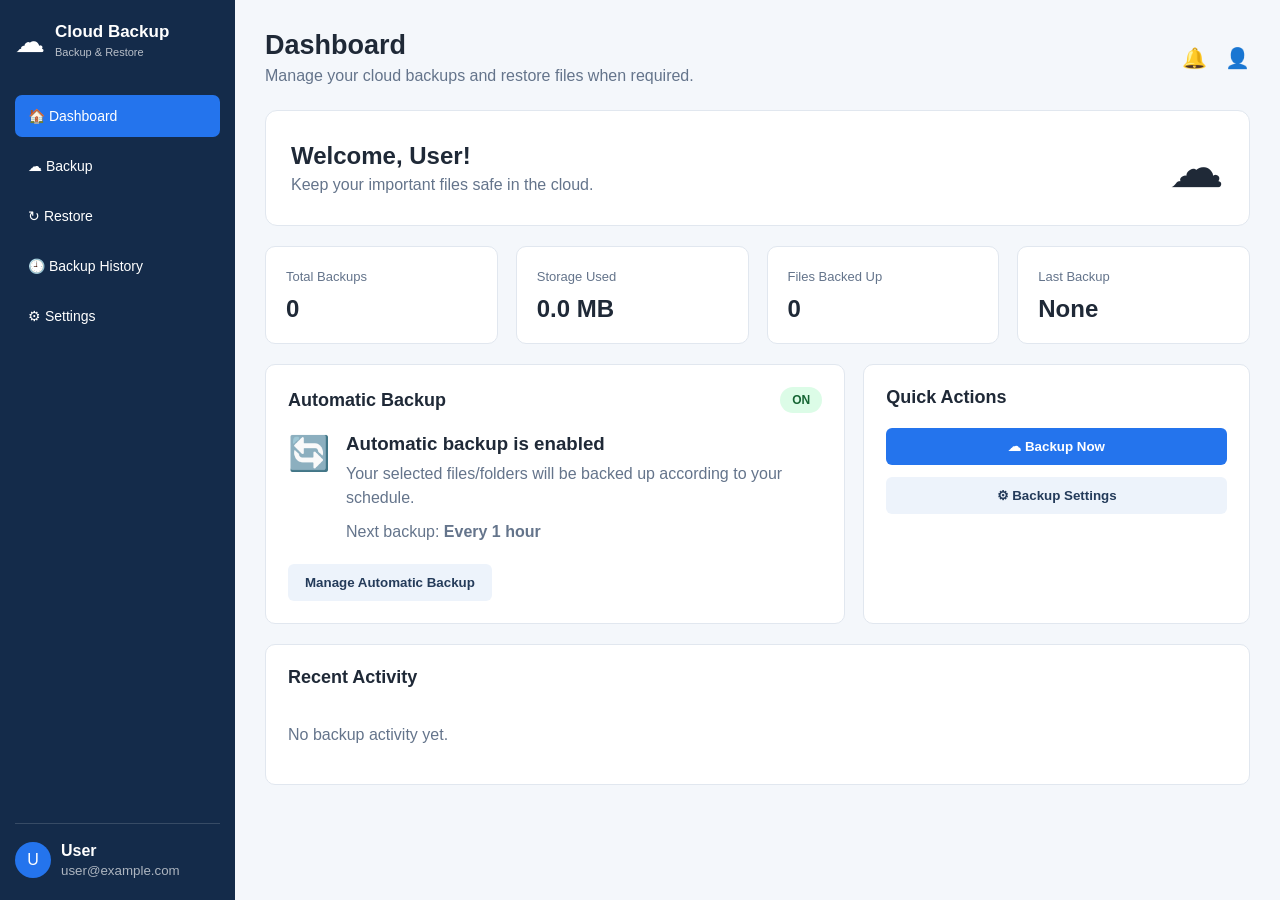
<file: src/main/java/resources/static/index.html>
<!DOCTYPE html>
<html lang="en">

<head>

    <meta charset="UTF-8">

    <meta
        name="viewport"
        content="width=device-width, initial-scale=1.0"
    >

    <title>Cloud Backup System</title>

    <link rel="stylesheet" href="style.css">

</head>

<body>

<div class="app">

    <!-- ================= SIDEBAR ================= -->

    <aside class="sidebar">

        <div class="brand">

            <div class="brand-icon">
                ☁
            </div>

            <div>
                <h2>Cloud Backup</h2>
                <span>Backup & Restore</span>
            </div>

        </div>


        <nav class="navigation">

            <button
                class="nav-button active"
                data-section="dashboard"
            >
                🏠 Dashboard
            </button>

            <button
                class="nav-button"
                data-section="backup"
            >
                ☁ Backup
            </button>

            <button
                class="nav-button"
                data-section="restore"
            >
                ↻ Restore
            </button>

            <button
                class="nav-button"
                data-section="history"
            >
                🕘 Backup History
            </button>

            <button
                class="nav-button"
                data-section="settings"
            >
                ⚙ Settings
            </button>

        </nav>


        <div class="sidebar-user">

            <div class="avatar">
                U
            </div>

            <div>
                <strong>User</strong>
                <small>user@example.com</small>
            </div>

        </div>

    </aside>



    <!-- ================= MAIN AREA ================= -->

    <main class="main-content">


        <!-- ================= HEADER ================= -->

        <header class="top-header">

            <div>

                <h1 id="pageTitle">
                    Dashboard
                </h1>

                <p id="pageSubtitle">
                    Manage your cloud backups and restore files when required.
                </p>

            </div>

            <div class="header-actions">

                <span class="notification">
                    🔔
                </span>

                <span class="profile">
                    👤
                </span>

            </div>

        </header>



        <!-- ================= DASHBOARD ================= -->

        <section
            id="dashboard"
            class="page-section active-section"
        >

            <div class="welcome-card">

                <div>

                    <h2>Welcome, User!</h2>

                    <p>
                        Keep your important files safe in the cloud.
                    </p>

                </div>

                <div class="cloud-large">
                    ☁
                </div>

            </div>



            <!-- Statistics -->

            <div class="statistics-grid">

                <div class="stat-card">

                    <span>Total Backups</span>

                    <strong id="totalBackups">
                        0
                    </strong>

                </div>


                <div class="stat-card">

                    <span>Storage Used</span>

                    <strong id="storageUsed">
                        0 MB
                    </strong>

                </div>


                <div class="stat-card">

                    <span>Files Backed Up</span>

                    <strong id="filesBackedUp">
                        0
                    </strong>

                </div>


                <div class="stat-card">

                    <span>Last Backup</span>

                    <strong id="lastBackup">
                        None
                    </strong>

                </div>

            </div>



            <!-- Automatic Backup -->

            <div class="dashboard-grid">

                <div class="dashboard-card automatic-card">

                    <div class="card-heading">

                        <h2>Automatic Backup</h2>

                        <span
                            id="autoStatusBadge"
                            class="status-badge active"
                        >
                            ON
                        </span>

                    </div>


                    <div class="automatic-content">

                        <div class="auto-icon">
                            🔄
                        </div>

                        <div>

                            <h3 id="autoStatusText">
                                Automatic backup is enabled
                            </h3>

                            <p>
                                Your selected files/folders will be
                                backed up according to your schedule.
                            </p>

                            <p class="next-backup">
                                Next backup:
                                <strong id="nextBackup">
                                    1 hour
                                </strong>
                            </p>

                        </div>

                    </div>


                    <button
                        class="secondary-button"
                        onclick="openSection('settings')"
                    >
                        Manage Automatic Backup
                    </button>

                </div>



                <!-- Quick Actions -->

                <div class="dashboard-card">

                    <div class="card-heading">

                        <h2>Quick Actions</h2>

                    </div>

                    <div class="quick-actions">

                        <button
                            class="primary-button"
                            onclick="openSection('backup')"
                        >
                            ☁ Backup Now
                        </button>

                        <button
                            class="secondary-button"
                            onclick="openSection('settings')"
                        >
                            ⚙ Backup Settings
                        </button>

                    </div>

                </div>

            </div>



            <!-- Recent Activity -->

            <div class="dashboard-card">

                <div class="card-heading">

                    <h2>Recent Activity</h2>

                </div>

                <div id="recentActivity">

                    <div class="empty-state">
                        No backup activity yet.
                    </div>

                </div>

            </div>

        </section>



        <!-- ================= BACKUP ================= -->

        <section
            id="backup"
            class="page-section"
        >

            <div class="page-card">

                <div class="backup-tabs">

                    <button
                        class="backup-tab active"
                        onclick="switchBackupMode('manual')"
                    >
                        Manual Backup
                    </button>

                    <button
                        class="backup-tab"
                        onclick="switchBackupMode('automatic')"
                    >
                        Automatic Backup
                    </button>

                </div>



                <!-- Manual Backup -->

                <div
                    id="manualBackup"
                    class="backup-mode active-mode"
                >

                    <h2>Manual Backup</h2>

                    <p class="section-description">
                        Select a file or folder and back it up immediately.
                    </p>


                    <div class="upload-box">

                        <div class="upload-icon">
                            ☁
                        </div>

                        <h3>
                            Select a file or folder to backup
                        </h3>

                        <p>
                            Choose a file from your computer
                            or select a folder.
                        </p>


                        <div class="selection-buttons">

                            <input
                                type="file"
                                id="fileInput"
                                hidden
                            >

                            <input
                                type="file"
                                id="folderInput"
                                webkitdirectory
                                directory
                                hidden
                            >


                            <button
                                class="primary-button"
                                onclick="selectFile()"
                            >
                                Choose File
                            </button>


                            <button
                                class="secondary-button"
                                onclick="selectFolder()"
                            >
                                Choose Folder
                            </button>

                        </div>


                        <div
                            id="selectedItem"
                            class="selected-item"
                        >
                            Nothing selected
                        </div>

                    </div>


                    <button
                        id="manualBackupButton"
                        class="primary-button large-button"
                    >
                        ☁ Start Backup
                    </button>

                </div>



                <!-- Automatic Backup -->

                <div
                    id="automaticBackup"
                    class="backup-mode"
                >

                    <h2>Automatic Backup</h2>

                    <p class="section-description">
                        Configure folders that should be backed up automatically.
                    </p>


                    <div class="automatic-info">

                        <div class="info-row">

                            <span>
                                Automatic Backup
                            </span>

                            <label class="switch">

                                <input
                                    type="checkbox"
                                    id="backupToggle"
                                    checked
                                >

                                <span class="slider"></span>

                            </label>

                        </div>


                        <div class="info-row">

                            <span>
                                Backup Folder
                            </span>

                            <div class="folder-path">

                                <input
                                    type="text"
                                    id="backupFolder"
                                    placeholder="Select a folder"
                                    readonly
                                >

                                <button
                                    class="secondary-button"
                                    onclick="selectAutomaticFolder()"
                                >
                                    Browse
                                </button>

                            </div>

                        </div>


                        <div class="info-row">

                            <span>
                                Backup Frequency
                            </span>

                            <select id="backupFrequency">

                                <option value="1">
                                    Every 1 minute
                                </option>

                                <option value="30">
                                    Every 30 minutes
                                </option>

                                <option value="60" selected>
                                    Every 1 hour
                                </option>

                                <option value="360">
                                    Every 6 hours
                                </option>

                                <option value="1440">
                                    Once a day
                                </option>

                            </select>

                        </div>


                        <div class="info-row">

                            <span>
                                Backup Modified Files
                            </span>

                            <label class="checkbox-label">

                                <input
                                    type="checkbox"
                                    id="modifiedFiles"
                                    checked
                                >

                                Yes

                            </label>

                        </div>


                        <div class="info-row">

                            <span>
                                Include Subfolders
                            </span>

                            <label class="checkbox-label">

                                <input
                                    type="checkbox"
                                    id="subfolders"
                                    checked
                                >

                                Yes

                            </label>

                        </div>

                    </div>


                    <button
                        class="primary-button large-button"
                        onclick="saveAutomaticSettings()"
                    >
                        Save Automatic Backup Settings
                    </button>

                </div>

            </div>

        </section>



        <!-- ================= RESTORE ================= -->

        <section
            id="restore"
            class="page-section"
        >

            <div class="page-card restore-placeholder">

                <div class="restore-icon">
                    ↻
                </div>

                <h2>Restore Files</h2>

                <p>
                    Select a backup and restore it when required.
                </p>

                <p class="development-note">
                    Restore functionality is being developed
                    in the backend.
                </p>

            </div>

        </section>



        <!-- ================= HISTORY ================= -->

        <section
            id="history"
            class="page-section"
        >

            <div class="page-card">

                <div class="history-header">

                    <div>

                        <h2>Backup History</h2>

                        <p>
                            View and manage your previous backups.
                        </p>

                    </div>


                    <input
                        type="text"
                        id="searchInput"
                        placeholder="🔍 Search files..."
                    >

                </div>


                <div class="table-wrapper">

                    <table>

                        <thead>

                        <tr>

                            <th>File Name</th>
                            <th>Size</th>
                            <th>Date</th>
                            <th>Type</th>
                            <th>Status</th>
                            <th>Action</th>

                        </tr>

                        </thead>


                        <tbody id="backupTable">

                        </tbody>

                    </table>

                </div>

            </div>

        </section>



        <!-- ================= SETTINGS ================= -->

        <section
            id="settings"
            class="page-section"
        >

            <div class="page-card">

                <div class="settings-tabs">

                    <button class="settings-tab active">
                        General
                    </button>

                    <button class="settings-tab">
                        Automatic Backup
                    </button>

                    <button class="settings-tab">
                        Cloud Storage
                    </button>

                    <button class="settings-tab">
                        Notifications
                    </button>

                </div>



                <h2>Automatic Backup Settings</h2>

                <p class="section-description">
                    Choose which important files should be backed up
                    automatically and how often the system should check them.
                </p>



                <!-- Enable Automatic Backup -->

                <div class="settings-group">

                    <div class="setting-heading">

                        <div>

                            <h3>
                                Enable Automatic Backup
                            </h3>

                            <p>
                                Automatically upload selected files
                                to cloud storage.
                            </p>

                        </div>


                        <label class="switch">

                            <input
                                type="checkbox"
                                id="settingsAutoToggle"
                                checked
                            >

                            <span class="slider"></span>

                        </label>

                    </div>

                </div>



                <!-- Backup Folder -->

                <div class="settings-group">

                    <label>
                        Important Files / Folder
                    </label>

                    <div class="folder-path">

                        <input
                            type="text"
                            id="settingsFolder"
                            placeholder="Example: Documents/College"
                            readonly
                        >

                        <button
                            class="secondary-button"
                            onclick="selectSettingsFolder()"
                        >
                            Browse
                        </button>

                    </div>

                    <small>
                        This folder will be monitored for new or modified files.
                    </small>

                </div>



                <!-- Frequency -->

                <div class="settings-group">

                    <label>
                        Backup Frequency
                    </label>

                    <select id="settingsFrequency">

                        <option value="1">
                            Every 1 minute
                        </option>

                        <option value="30">
                            Every 30 minutes
                        </option>

                        <option value="60" selected>
                            Every 1 hour
                        </option>

                        <option value="360">
                            Every 6 hours
                        </option>

                        <option value="1440">
                            Once a day
                        </option>

                    </select>

                </div>



                <!-- File Types -->

                <div class="settings-group">

                    <label>
                        File Types
                    </label>

                    <select id="fileTypes">

                        <option value="all">
                            All Files
                        </option>

                        <option value="documents">
                            Documents
                        </option>

                        <option value="images">
                            Images
                        </option>

                        <option value="custom">
                            Custom File Types
                        </option>

                    </select>

                </div>



                <!-- Options -->

                <div class="settings-group">

                    <label class="checkbox-label">

                        <input
                            type="checkbox"
                            id="settingsSubfolders"
                            checked
                        >

                        Include subfolders

                    </label>


                    <label class="checkbox-label">

                        <input
                            type="checkbox"
                            id="settingsModified"
                            checked
                        >

                        Automatically backup modified files

                    </label>

                </div>



                <!-- Schedule Information -->

                <div class="schedule-card">

                    <h3>
                        Automatic Backup Schedule
                    </h3>

                    <div class="schedule-row">

                        <span>
                            Current Status
                        </span>

                        <strong id="settingsStatus">
                            Active
                        </strong>

                    </div>


                    <div class="schedule-row">

                        <span>
                            Last Automatic Backup
                        </span>

                        <strong id="settingsLastBackup">
                            None
                        </strong>

                    </div>


                    <div class="schedule-row">

                        <span>
                            Next Automatic Backup
                        </span>

                        <strong id="settingsNextBackup">
                            1 hour
                        </strong>

                    </div>

                </div>


                <button
                    class="primary-button"
                    onclick="saveSettingsPage()"
                >
                    Save Changes
                </button>

            </div>

        </section>


    </main>

</div>


<!-- Status notification -->

<div
    id="toast"
    class="toast"
>
    Message
</div>


<script src="script.js"></script>

</body>

</html>
</file>
<file: src/main/java/resources/static/style.css>
* {
  box-sizing: border-box;
  margin: 0;
  padding: 0;
}

body {
  font-family: Arial, sans-serif;
  background: #f4f7fb;
  color: #1f2937;
}

button,
input,
select {
  font-family: inherit;
}

/* ================= APP ================= */

.app {
  min-height: 100vh;
  display: flex;
}

/* ================= SIDEBAR ================= */

.sidebar {
  width: 235px;
  background: #142b4a;
  color: white;

  display: flex;
  flex-direction: column;

  padding: 22px 15px;
}

.brand {
  display: flex;
  align-items: center;
  gap: 10px;

  margin-bottom: 35px;
}

.brand-icon {
  font-size: 30px;
}

.brand h2 {
  font-size: 17px;
}

.brand span {
  font-size: 11px;
  opacity: 0.7;
}

.navigation {
  display: flex;
  flex-direction: column;
  gap: 8px;
}

.nav-button {
  border: none;
  background: transparent;
  color: white;

  text-align: left;

  padding: 13px;

  border-radius: 7px;

  cursor: pointer;

  font-size: 14px;
}

.nav-button:hover,
.nav-button.active {
  background: #2474ed;
}

.sidebar-user {
  margin-top: auto;

  border-top: 1px solid rgba(255, 255, 255, 0.15);

  padding-top: 18px;

  display: flex;
  align-items: center;
  gap: 10px;
}

.sidebar-user small {
  display: block;
  opacity: 0.65;
  margin-top: 3px;
}

.avatar {
  width: 36px;
  height: 36px;

  border-radius: 50%;

  background: #2474ed;

  display: flex;
  align-items: center;
  justify-content: center;
}

/* ================= MAIN ================= */

.main-content {
  flex: 1;
  padding: 30px;
  min-width: 0;
}

.top-header {
  display: flex;
  justify-content: space-between;
  align-items: center;

  margin-bottom: 25px;
}

.top-header h1 {
  font-size: 27px;
}

.top-header p {
  color: #64748b;
  margin-top: 6px;
}

.header-actions {
  display: flex;
  gap: 18px;
  font-size: 20px;
}

/* ================= SECTIONS ================= */

.page-section {
  display: none;
}

.active-section {
  display: block;
}

/* ================= WELCOME ================= */

.welcome-card {
  background: white;
  border: 1px solid #e1e7ef;
  border-radius: 12px;

  padding: 25px;

  display: flex;
  justify-content: space-between;
  align-items: center;

  margin-bottom: 20px;
}

.welcome-card h2 {
  margin-bottom: 6px;
}

.welcome-card p {
  color: #64748b;
}

.cloud-large {
  font-size: 55px;
}

/* ================= STATISTICS ================= */

.statistics-grid {
  display: grid;
  grid-template-columns: repeat(4, 1fr);
  gap: 18px;

  margin-bottom: 20px;
}

.stat-card {
  background: white;
  border: 1px solid #e1e7ef;
  border-radius: 10px;

  padding: 20px;
}

.stat-card span {
  color: #64748b;
  font-size: 13px;
}

.stat-card strong {
  display: block;

  font-size: 24px;

  margin-top: 10px;
}

/* ================= DASHBOARD ================= */

.dashboard-grid {
  display: grid;
  grid-template-columns: 1.5fr 1fr;

  gap: 18px;

  margin-bottom: 20px;
}

.dashboard-card {
  background: white;

  border: 1px solid #e1e7ef;

  border-radius: 10px;

  padding: 22px;

  margin-bottom: 20px;
}

.dashboard-grid .dashboard-card {
  margin-bottom: 0;
}

.card-heading {
  display: flex;
  justify-content: space-between;
  align-items: center;

  margin-bottom: 20px;
}

.card-heading h2 {
  font-size: 18px;
}

.status-badge {
  padding: 6px 12px;

  border-radius: 20px;

  font-size: 12px;

  font-weight: bold;
}

.status-badge.active {
  background: #dcfce7;
  color: #166534;
}

.automatic-content {
  display: flex;

  gap: 16px;

  margin-bottom: 20px;
}

.auto-icon {
  font-size: 34px;
}

.automatic-content h3 {
  margin-bottom: 7px;
}

.automatic-content p {
  color: #64748b;
  line-height: 1.5;
}

.next-backup {
  margin-top: 10px;
}

.quick-actions {
  display: flex;
  flex-direction: column;

  gap: 12px;
}

/* ================= BUTTONS ================= */

.primary-button,
.secondary-button {
  border: none;

  border-radius: 6px;

  padding: 11px 17px;

  cursor: pointer;

  font-weight: 600;
}

.primary-button {
  background: #2474ed;
  color: white;
}

.primary-button:hover {
  background: #1d63cf;
}

.secondary-button {
  background: #edf3fb;
  color: #243b5a;
}

.secondary-button:hover {
  background: #dfeaf7;
}

.large-button {
  width: 100%;
  margin-top: 20px;

  padding: 14px;
}

/* ================= ACTIVITY ================= */

.activity-row {
  display: flex;
  justify-content: space-between;

  padding: 13px 0;

  border-bottom: 1px solid #e8edf3;
}

.activity-main {
  display: flex;
  gap: 10px;
  align-items: center;
}

.activity-icon {
  font-size: 19px;
}

.activity-date {
  color: #64748b;
  font-size: 12px;
}

.empty-state {
  color: #64748b;
  padding: 18px 0;
}

/* ================= PAGE CARD ================= */

.page-card {
  background: white;

  border: 1px solid #e1e7ef;

  border-radius: 12px;

  padding: 25px;
}

/* ================= BACKUP TABS ================= */

.backup-tabs {
  display: flex;
  gap: 25px;

  border-bottom: 1px solid #e1e7ef;

  margin-bottom: 25px;
}

.backup-tab {
  border: none;
  background: transparent;

  padding: 12px 3px;

  cursor: pointer;

  color: #64748b;

  border-bottom: 3px solid transparent;
}

.backup-tab.active {
  color: #2474ed;
  border-bottom-color: #2474ed;
}

.backup-mode {
  display: none;
}

.active-mode {
  display: block;
}

.section-description {
  color: #64748b;

  margin-top: 7px;
  margin-bottom: 22px;
}

/* ================= UPLOAD ================= */

.upload-box {
  border: 2px dashed #b8c6d8;

  background: #f8fbff;

  border-radius: 10px;

  padding: 40px;

  text-align: center;
}

.upload-icon {
  font-size: 42px;

  margin-bottom: 12px;
}

.upload-box p {
  color: #64748b;

  margin-top: 8px;
  margin-bottom: 20px;
}

.selection-buttons {
  display: flex;

  justify-content: center;

  gap: 10px;
}

.selected-item {
  margin-top: 18px;

  color: #334155;

  font-size: 14px;
}

/* ================= AUTOMATIC SETTINGS ================= */

.automatic-info {
  border: 1px solid #e1e7ef;

  border-radius: 10px;

  overflow: hidden;
}

.info-row {
  padding: 18px;

  border-bottom: 1px solid #e7edf4;

  display: flex;

  justify-content: space-between;

  align-items: center;

  gap: 20px;
}

.info-row:last-child {
  border-bottom: none;
}

.folder-path {
  display: flex;
  gap: 8px;
  flex: 1;
  max-width: 600px;
}

.folder-path input {
  flex: 1;

  padding: 10px;

  border: 1px solid #cbd5e1;

  border-radius: 6px;
}

select {
  padding: 10px;

  border: 1px solid #cbd5e1;

  border-radius: 6px;

  background: white;

  min-width: 180px;
}

.checkbox-label {
  display: flex;

  gap: 8px;

  align-items: center;
}

/* ================= TOGGLE ================= */

.switch {
  position: relative;

  display: inline-block;

  width: 48px;
  height: 25px;
}

.switch input {
  display: none;
}

.slider {
  position: absolute;

  inset: 0;

  background: #cbd5e1;

  border-radius: 30px;

  cursor: pointer;
}

.slider::before {
  content: "";

  position: absolute;

  width: 19px;
  height: 19px;

  left: 3px;
  top: 3px;

  background: white;

  border-radius: 50%;

  transition: 0.2s;
}

.switch input:checked + .slider {
  background: #2474ed;
}

.switch input:checked + .slider::before {
  transform: translateX(23px);
}

/* ================= HISTORY ================= */

.history-header {
  display: flex;

  justify-content: space-between;

  align-items: center;

  margin-bottom: 22px;
}

.history-header p {
  color: #64748b;

  margin-top: 5px;
}

#searchInput {
  padding: 10px 13px;

  border: 1px solid #cbd5e1;

  border-radius: 6px;

  width: 230px;
}

.table-wrapper {
  overflow-x: auto;
}

table {
  width: 100%;

  border-collapse: collapse;
}

th,
td {
  padding: 13px;

  text-align: left;

  border-bottom: 1px solid #e6ebf1;
}

th {
  background: #f8fafc;
  font-size: 13px;
}

td {
  font-size: 14px;
}

.history-status {
  padding: 5px 9px;

  border-radius: 20px;

  background: #dcfce7;

  color: #166534;

  font-size: 12px;
}

.action-button {
  border: none;

  background: #2474ed;

  color: white;

  padding: 7px 10px;

  border-radius: 5px;

  cursor: pointer;
}

/* ================= SETTINGS ================= */

.settings-tabs {
  display: flex;

  gap: 25px;

  border-bottom: 1px solid #e1e7ef;

  margin-bottom: 25px;
}

.settings-tab {
  border: none;
  background: transparent;

  padding: 12px 3px;

  color: #64748b;

  cursor: pointer;
}

.settings-tab.active {
  color: #2474ed;

  border-bottom: 3px solid #2474ed;
}

.settings-group {
  padding: 20px 0;

  border-bottom: 1px solid #e7edf4;
}

.settings-group > label {
  display: block;

  margin-bottom: 9px;

  font-weight: 600;
}

.settings-group small {
  display: block;

  margin-top: 7px;

  color: #64748b;
}

.setting-heading {
  display: flex;

  justify-content: space-between;

  align-items: center;
}

.setting-heading p {
  color: #64748b;

  margin-top: 5px;
}

/* ================= SCHEDULE ================= */

.schedule-card {
  background: #f8fbff;

  border: 1px solid #dbe7f4;

  border-radius: 9px;

  padding: 20px;

  margin-top: 25px;

  margin-bottom: 20px;
}

.schedule-card h3 {
  margin-bottom: 15px;
}

.schedule-row {
  display: flex;

  justify-content: space-between;

  padding: 10px 0;

  border-bottom: 1px solid #e2eaf3;
}

.schedule-row:last-child {
  border-bottom: none;
}

/* ================= RESTORE ================= */

.restore-placeholder {
  text-align: center;

  padding: 70px 30px;
}

.restore-icon {
  font-size: 50px;

  margin-bottom: 15px;
}

.restore-placeholder p {
  color: #64748b;

  margin-top: 8px;
}

.development-note {
  margin-top: 20px !important;

  color: #2474ed !important;
}

/* ================= TOAST ================= */

.toast {
  position: fixed;

  right: 25px;
  bottom: 25px;

  background: #172b4d;

  color: white;

  padding: 14px 20px;

  border-radius: 7px;

  display: none;

  box-shadow: 0 8px 25px rgba(0, 0, 0, 0.15);
}

/* ================= RESPONSIVE ================= */

@media (max-width: 1000px) {
  .statistics-grid {
    grid-template-columns: repeat(2, 1fr);
  }

  .dashboard-grid {
    grid-template-columns: 1fr;
  }
}

@media (max-width: 700px) {
  .sidebar {
    width: 70px;
  }

  .brand div:last-child,
  .nav-button,
  .sidebar-user div:last-child {
    font-size: 0;
  }

  .main-content {
    padding: 15px;
  }

  .statistics-grid {
    grid-template-columns: 1fr;
  }

  .history-header {
    align-items: flex-start;

    flex-direction: column;

    gap: 15px;
  }

  #searchInput {
    width: 100%;
  }
}
</file>
